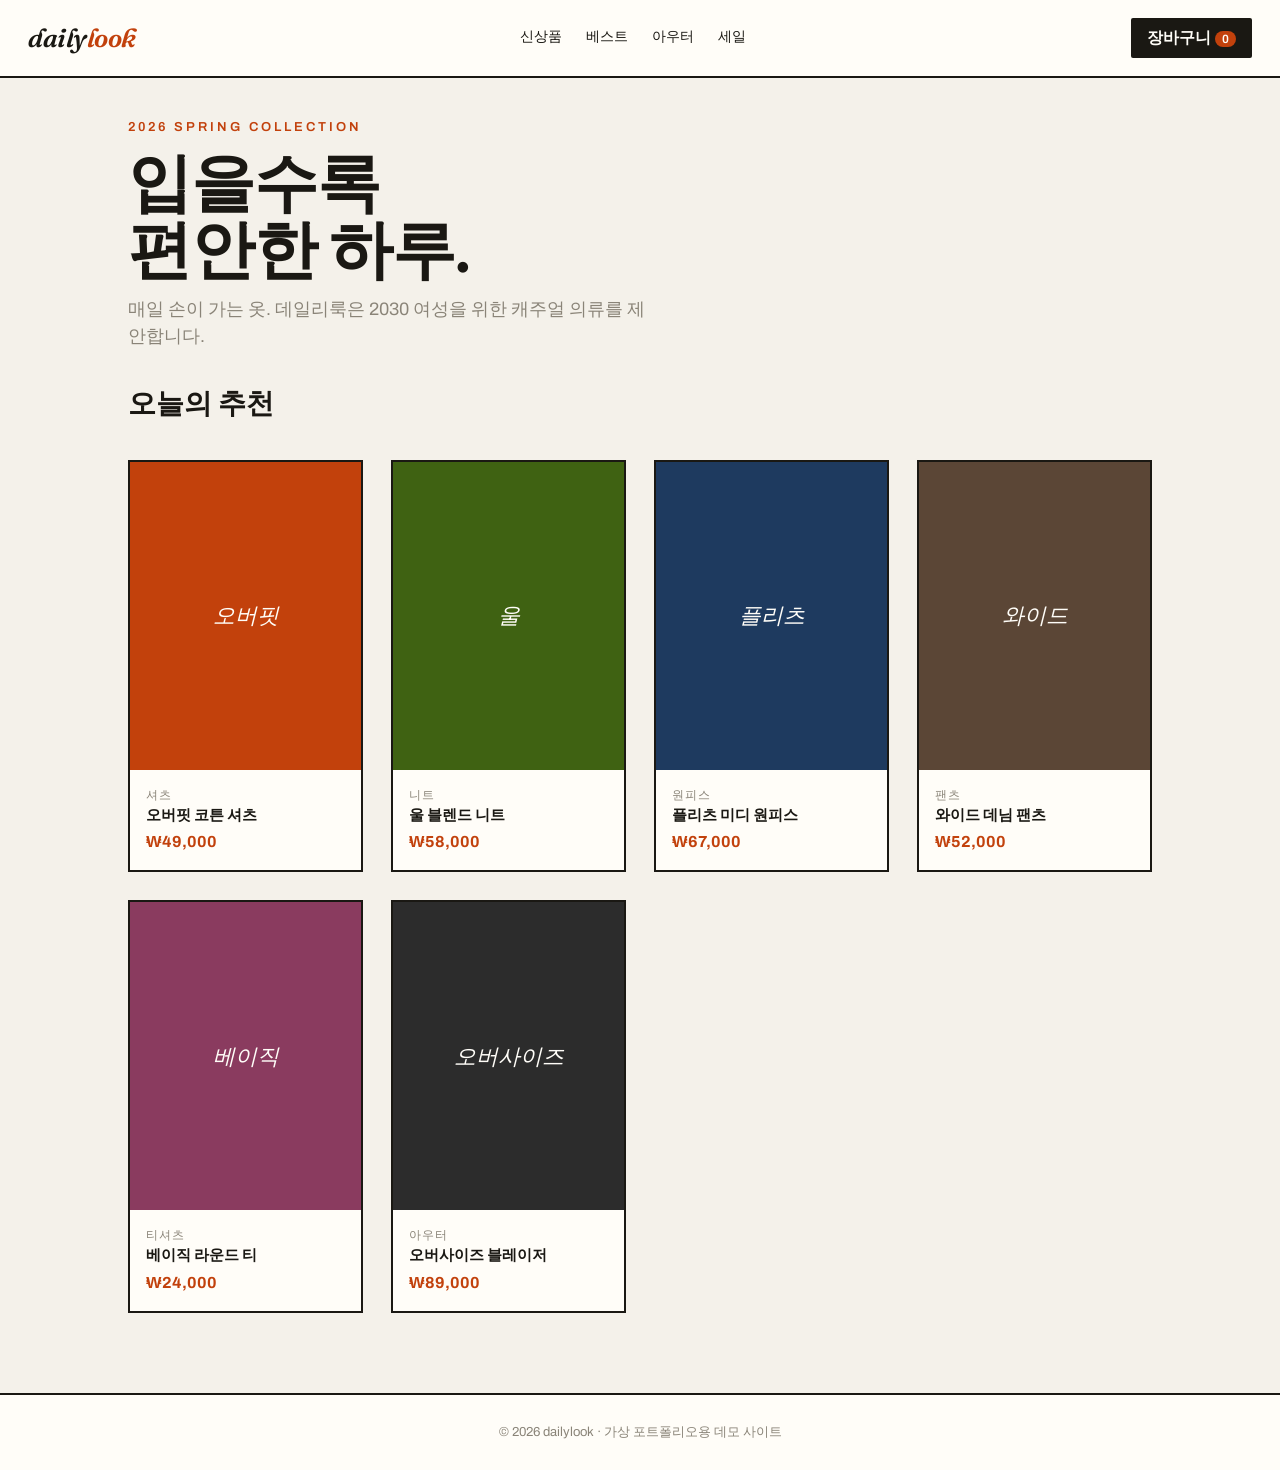
<file: index.html>
<!DOCTYPE html>
<html lang="ko">
<head>
<!-- Google Tag Manager -->
<script>(function(w,d,s,l,i){w[l]=w[l]||[];w[l].push({'gtm.start':
new Date().getTime(),event:'gtm.js'});var f=d.getElementsByTagName(s)[0],
j=d.createElement(s),dl=l!='dataLayer'?'&l='+l:'';j.async=true;j.src=
'https://www.googletagmanager.com/gtm.js?id='+i+dl;f.parentNode.insertBefore(j,f);
})(window,document,'script','dataLayer','GTM-PJQ29DRM');</script>
<!-- End Google Tag Manager -->
<meta charset="UTF-8">
<meta name="viewport" content="width=device-width, initial-scale=1.0">
<title>데일리룩 — 오늘의 무드</title>
<link rel="stylesheet" href="style.css">
</head>
<body>
<!-- Google Tag Manager (noscript) -->
<noscript><iframe src="https://www.googletagmanager.com/ns.html?id=GTM-PJQ29DRM"
height="0" width="0" style="display:none;visibility:hidden"></iframe></noscript>
<!-- End Google Tag Manager (noscript) -->
<header>
  <a href="index.html" class="logo">daily<span>look</span></a>
  <nav>
    <a href="index.html">신상품</a>
    <a href="index.html">베스트</a>
    <a href="index.html">아우터</a>
    <a href="index.html">세일</a>
  </nav>
  <a href="cart.html" class="cart-link">장바구니<span class="count">0</span></a>
</header>

<div class="wrap">
  <p class="eyebrow">2026 Spring Collection</p>
  <h1>입을수록<br>편안한 하루.</h1>
  <p class="lead">매일 손이 가는 옷. 데일리룩은 2030 여성을 위한 캐주얼 의류를 제안합니다.</p>

  <h2>오늘의 추천</h2>
  <div class="grid" id="productGrid"></div>
</div>

<footer>© 2026 dailylook · 가상 포트폴리오용 데모 사이트</footer>

<script src="app.js"></script>
<script>
  // 메인 화면 진입 추적 (page_view는 GA4 자동, 여기선 의미 있는 진입을 명시)
  track('view_item_list', { list_name: '오늘의 추천' });

  // 상품 카드 렌더링
  const grid = document.getElementById('productGrid');
  Object.values(PRODUCTS).forEach(p => {
    const a = document.createElement('a');
    a.href = 'product.html?id=' + p.id;
    a.className = 'card';
    a.setAttribute('data-product-id', p.id);
    a.innerHTML = `
      <div class="thumb" style="background:${p.color}">${p.name.split(' ')[0]}</div>
      <div class="body">
        <div class="cat">${p.cat}</div>
        <div class="name">${p.name}</div>
        <div class="price">${won(p.price)}</div>
      </div>`;
    // 상품 클릭 추적
    a.addEventListener('click', () => {
      track('select_item', { item_id: p.id, item_name: p.name, item_category: p.cat });
    });
    grid.appendChild(a);
  });
</script>
</body>
</html>
</file>
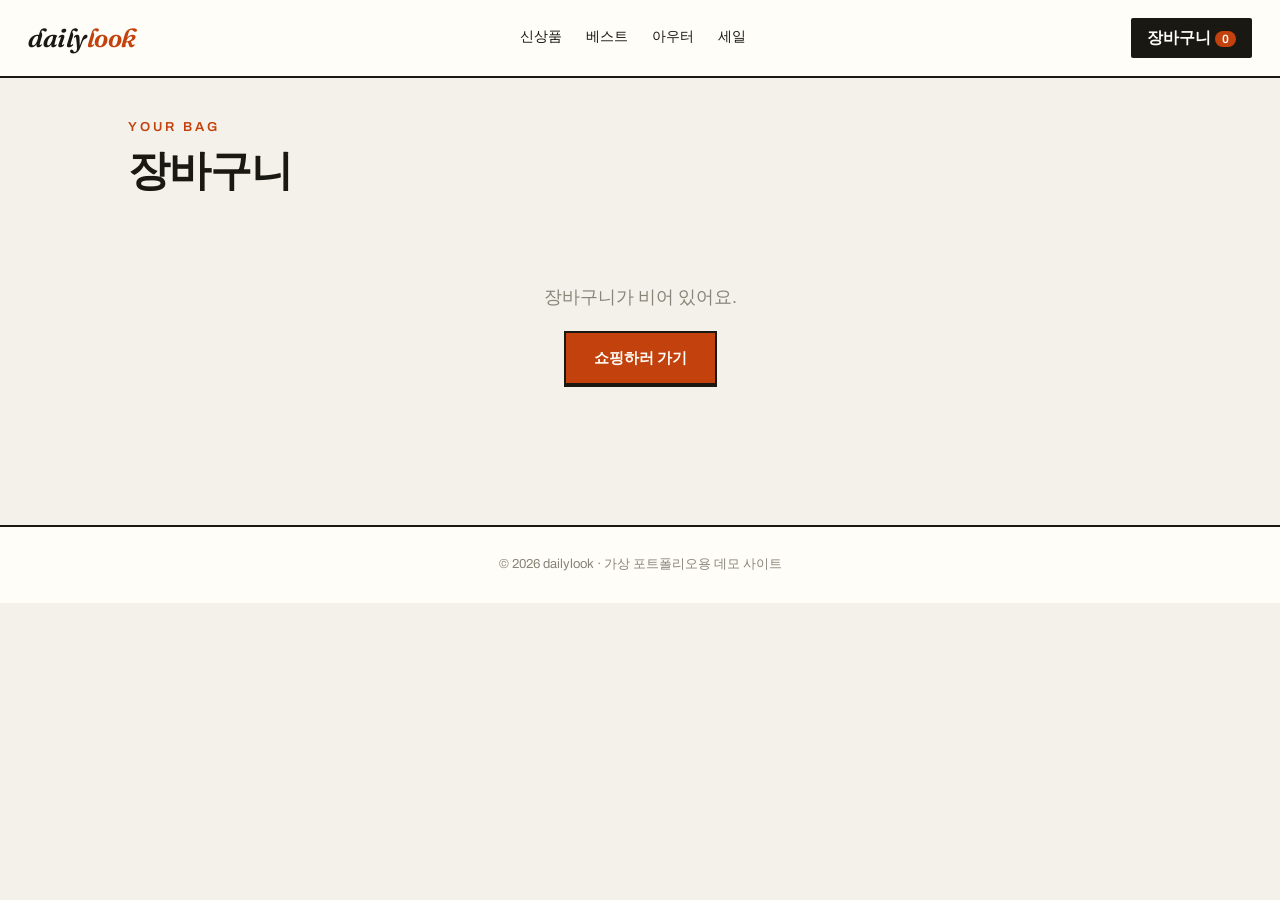
<file: cart.html>
<!DOCTYPE html>
<html lang="ko">
<head>
<!-- Google Tag Manager -->
<script>(function(w,d,s,l,i){w[l]=w[l]||[];w[l].push({'gtm.start':
new Date().getTime(),event:'gtm.js'});var f=d.getElementsByTagName(s)[0],
j=d.createElement(s),dl=l!='dataLayer'?'&l='+l:'';j.async=true;j.src=
'https://www.googletagmanager.com/gtm.js?id='+i+dl;f.parentNode.insertBefore(j,f);
})(window,document,'script','dataLayer','GTM-PJQ29DRM');</script>
<!-- End Google Tag Manager -->
<meta charset="UTF-8">
<meta name="viewport" content="width=device-width, initial-scale=1.0">
<title>장바구니 — 데일리룩</title>
<link rel="stylesheet" href="style.css">
</head>
<body>
<!-- Google Tag Manager (noscript) -->
<noscript><iframe src="https://www.googletagmanager.com/ns.html?id=GTM-PJQ29DRM"
height="0" width="0" style="display:none;visibility:hidden"></iframe></noscript>
<!-- End Google Tag Manager (noscript) -->
<header>
  <a href="index.html" class="logo">daily<span>look</span></a>
  <nav>
    <a href="index.html">신상품</a>
    <a href="index.html">베스트</a>
    <a href="index.html">아우터</a>
    <a href="index.html">세일</a>
  </nav>
  <a href="cart.html" class="cart-link">장바구니<span class="count">0</span></a>
</header>

<div class="wrap">
  <p class="eyebrow">Your Bag</p>
  <h1 style="font-size:42px">장바구니</h1>

  <div id="cartItems" style="margin-top:32px"></div>

  <div id="cartSummary"></div>

  <div id="emptyMsg" style="display:none; padding:60px 0; text-align:center; color:var(--muted)">
    <p style="font-size:18px; margin-bottom:20px">장바구니가 비어 있어요.</p>
    <a href="index.html" class="btn">쇼핑하러 가기</a>
  </div>
</div>

<footer>© 2026 dailylook · 가상 포트폴리오용 데모 사이트</footer>

<script src="app.js"></script>
<script>
  const cart = getCart();
  const itemsEl = document.getElementById('cartItems');
  const summaryEl = document.getElementById('cartSummary');
  const emptyEl = document.getElementById('emptyMsg');

  if (cart.length === 0) {
    emptyEl.style.display = 'block';
  } else {
    // 장바구니 화면 진입 추적
    track('view_cart', { value: cartTotal(), item_count: cartCount() });

    cart.forEach(item => {
      const p = PRODUCTS[item.id];
      const row = document.createElement('div');
      row.className = 'line-item';
      row.innerHTML = `
        <div class="mini" style="background:${p.color}">${item.name.split(' ')[0]}</div>
        <div class="info">
          <div class="ct">${item.cat}</div>
          <div class="nm">${item.name}</div>
          <div style="font-size:13px;color:var(--muted)">수량 ${item.qty}개</div>
        </div>
        <div class="amt">${won(item.price * item.qty)}</div>`;
      itemsEl.appendChild(row);
    });

    summaryEl.innerHTML = `
      <div class="summary">
        <div class="row"><span>상품 금액</span><span>${won(cartTotal())}</span></div>
        <div class="row"><span>배송비</span><span>무료</span></div>
        <div class="row total"><span>총 결제금액</span><span class="accent">${won(cartTotal())}</span></div>
        <button class="btn block" id="checkoutBtn" style="margin-top:20px">결제하기</button>
      </div>`;

    // ⭐ 핵심: 결제 시작 (퍼널 4단계 = begin_checkout)
    document.getElementById('checkoutBtn').addEventListener('click', () => {
      track('begin_checkout', { value: cartTotal(), item_count: cartCount() });
      location.href = 'checkout.html';
    });
  }
</script>
</body>
</html>
</file>
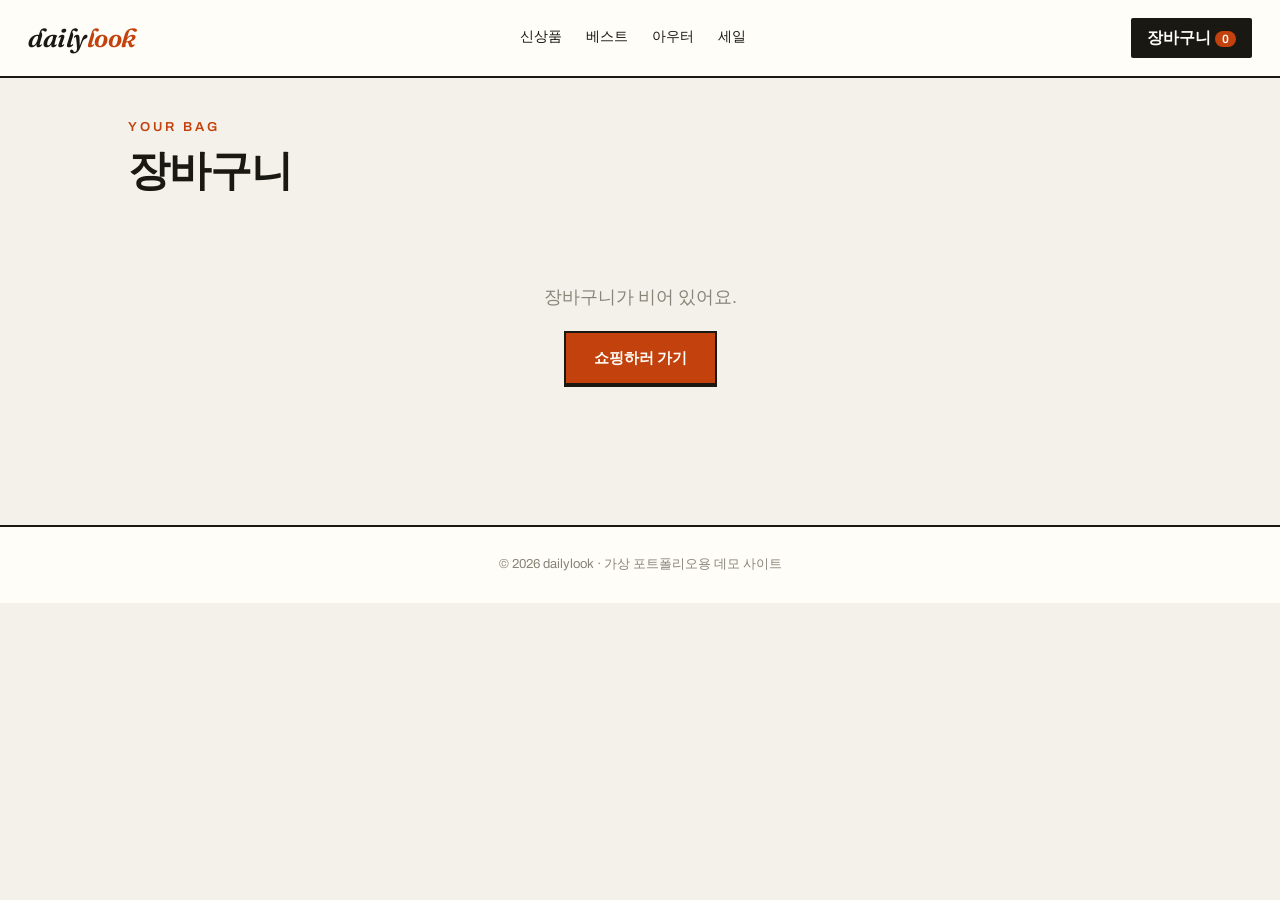
<file: checkout.html>
<!DOCTYPE html>
<html lang="ko">
<head>
<!-- Google Tag Manager -->
<script>(function(w,d,s,l,i){w[l]=w[l]||[];w[l].push({'gtm.start':
new Date().getTime(),event:'gtm.js'});var f=d.getElementsByTagName(s)[0],
j=d.createElement(s),dl=l!='dataLayer'?'&l='+l:'';j.async=true;j.src=
'https://www.googletagmanager.com/gtm.js?id='+i+dl;f.parentNode.insertBefore(j,f);
})(window,document,'script','dataLayer','GTM-PJQ29DRM');</script>
<!-- End Google Tag Manager -->
<meta charset="UTF-8">
<meta name="viewport" content="width=device-width, initial-scale=1.0">
<title>결제 — 데일리룩</title>
<link rel="stylesheet" href="style.css">
</head>
<body>
<!-- Google Tag Manager (noscript) -->
<noscript><iframe src="https://www.googletagmanager.com/ns.html?id=GTM-PJQ29DRM"
height="0" width="0" style="display:none;visibility:hidden"></iframe></noscript>
<!-- End Google Tag Manager (noscript) -->
<header>
  <a href="index.html" class="logo">daily<span>look</span></a>
  <nav>
    <a href="index.html">신상품</a>
    <a href="index.html">베스트</a>
    <a href="index.html">아우터</a>
    <a href="index.html">세일</a>
  </nav>
  <a href="cart.html" class="cart-link">장바구니<span class="count">0</span></a>
</header>

<div class="wrap">
  <p class="eyebrow">Checkout</p>
  <h1 style="font-size:42px">결제하기</h1>

  <div class="checkout-grid" style="margin-top:32px">
    <div>
      <h2>배송 정보</h2>
      <div class="field"><label>받는 분</label><input id="name" type="text" placeholder="홍길동"></div>
      <div class="field"><label>연락처</label><input id="phone" type="text" placeholder="010-0000-0000"></div>
      <div class="field"><label>주소</label><input id="addr" type="text" placeholder="배송받을 주소"></div>
      <h2 style="margin-top:36px">결제 수단</h2>
      <div class="field"><label>카드 번호</label><input id="card" type="text" placeholder="0000 - 0000 - 0000 - 0000"></div>
    </div>

    <div>
      <div class="summary" style="margin-top:0">
        <h2 style="font-size:20px">주문 요약</h2>
        <div id="orderLines"></div>
        <div class="row total"><span>총 결제금액</span><span class="accent" id="grandTotal">₩0</span></div>
        <button class="btn block dark" id="payBtn" style="margin-top:20px">결제 완료하기</button>
        <p style="font-size:12px;color:var(--muted);text-align:center;margin-top:12px">* 가상 데모입니다. 실제 결제되지 않아요.</p>
      </div>
    </div>
  </div>
</div>

<footer>© 2026 dailylook · 가상 포트폴리오용 데모 사이트</footer>

<script src="app.js"></script>
<script>
  const cart = getCart();
  if (cart.length === 0) { location.href = 'cart.html'; }

  const linesEl = document.getElementById('orderLines');
  cart.forEach(item => {
    const row = document.createElement('div');
    row.className = 'row';
    row.innerHTML = `<span>${item.name} × ${item.qty}</span><span>${won(item.price * item.qty)}</span>`;
    linesEl.appendChild(row);
  });
  document.getElementById('grandTotal').textContent = won(cartTotal());

  // ⭐ 핵심: 구매 완료 (퍼널 5단계 = purchase)
  document.getElementById('payBtn').addEventListener('click', () => {
    const orderId = 'DL' + Date.now().toString().slice(-8);
    track('purchase', {
      transaction_id: orderId,
      value: cartTotal(),
      item_count: cartCount(),
      items: cart.map(i => ({ item_id: i.id, item_name: i.name, quantity: i.qty, price: i.price }))
    });
    sessionStorage.setItem('lastOrder', JSON.stringify({ orderId, total: cartTotal() }));
    sessionStorage.removeItem('cart');
    // purchase 이벤트가 GTM/GA4로 전송될 시간을 준 뒤 페이지 이동 (0.6초)
    setTimeout(function() { location.href = 'complete.html'; }, 600);
  });
</script>
</body>
</html>
</file>
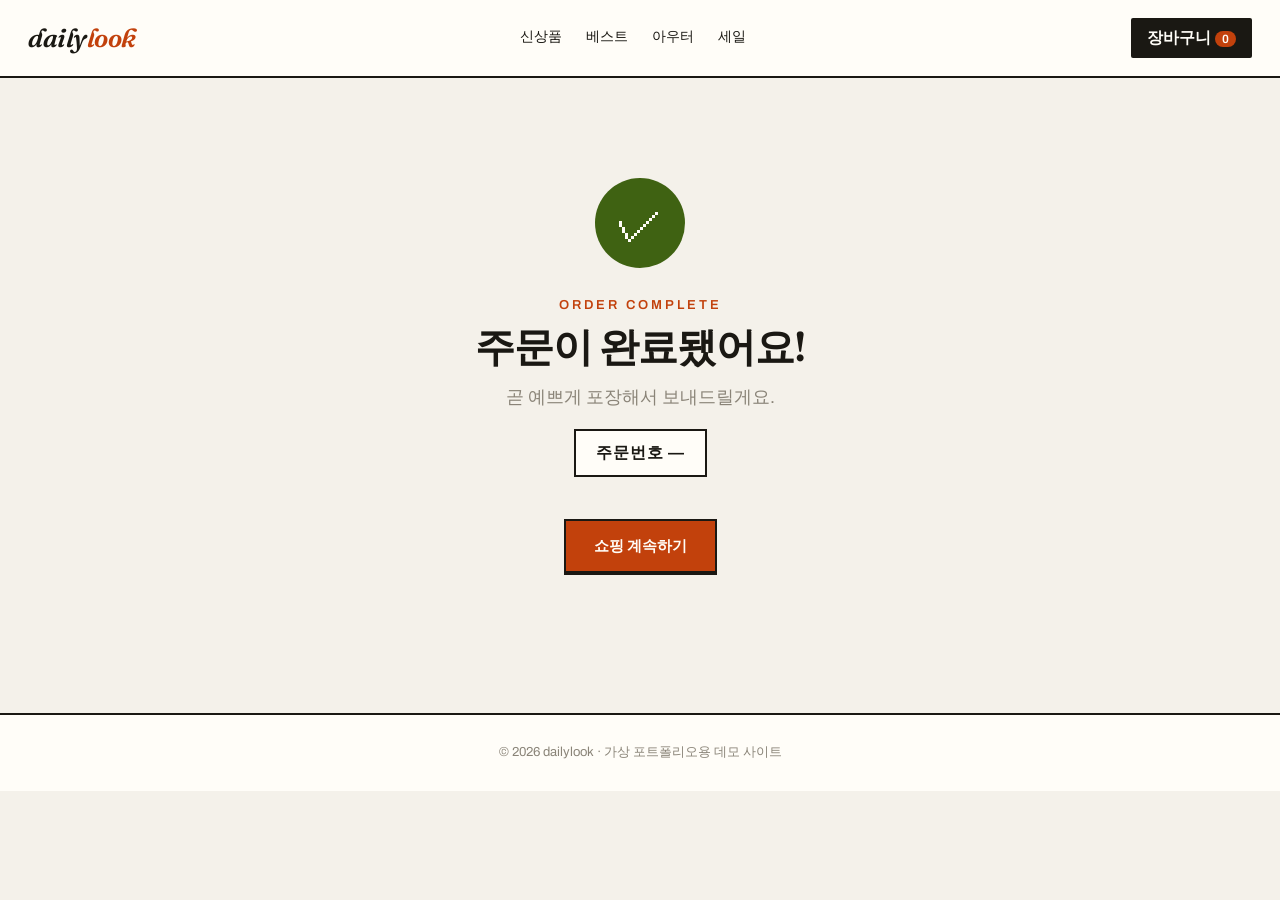
<file: complete.html>
<!DOCTYPE html>
<html lang="ko">
<head>
<!-- Google Tag Manager -->
<script>(function(w,d,s,l,i){w[l]=w[l]||[];w[l].push({'gtm.start':
new Date().getTime(),event:'gtm.js'});var f=d.getElementsByTagName(s)[0],
j=d.createElement(s),dl=l!='dataLayer'?'&l='+l:'';j.async=true;j.src=
'https://www.googletagmanager.com/gtm.js?id='+i+dl;f.parentNode.insertBefore(j,f);
})(window,document,'script','dataLayer','GTM-PJQ29DRM');</script>
<!-- End Google Tag Manager -->
<meta charset="UTF-8">
<meta name="viewport" content="width=device-width, initial-scale=1.0">
<title>주문 완료 — 데일리룩</title>
<link rel="stylesheet" href="style.css">
</head>
<body>
<!-- Google Tag Manager (noscript) -->
<noscript><iframe src="https://www.googletagmanager.com/ns.html?id=GTM-PJQ29DRM"
height="0" width="0" style="display:none;visibility:hidden"></iframe></noscript>
<!-- End Google Tag Manager (noscript) -->
<header>
  <a href="index.html" class="logo">daily<span>look</span></a>
  <nav>
    <a href="index.html">신상품</a>
    <a href="index.html">베스트</a>
    <a href="index.html">아우터</a>
    <a href="index.html">세일</a>
  </nav>
  <a href="cart.html" class="cart-link">장바구니<span class="count">0</span></a>
</header>

<div class="wrap">
  <div class="done">
    <div class="check">✓</div>
    <p class="eyebrow" style="text-align:center">Order Complete</p>
    <h1 style="font-size:40px">주문이 완료됐어요!</h1>
    <p class="lead" style="margin:16px auto 0">곧 예쁘게 포장해서 보내드릴게요.</p>
    <div class="order-no" id="orderNo">주문번호 —</div>
    <div style="margin-top:24px">
      <a href="index.html" class="btn">쇼핑 계속하기</a>
    </div>
  </div>
</div>

<footer>© 2026 dailylook · 가상 포트폴리오용 데모 사이트</footer>

<script src="app.js"></script>
<script>
  const order = JSON.parse(sessionStorage.getItem('lastOrder') || '{}');
  if (order.orderId) {
    document.getElementById('orderNo').textContent = '주문번호 ' + order.orderId;
  }
  updateCartCount();
</script>
</body>
</html>
</file>
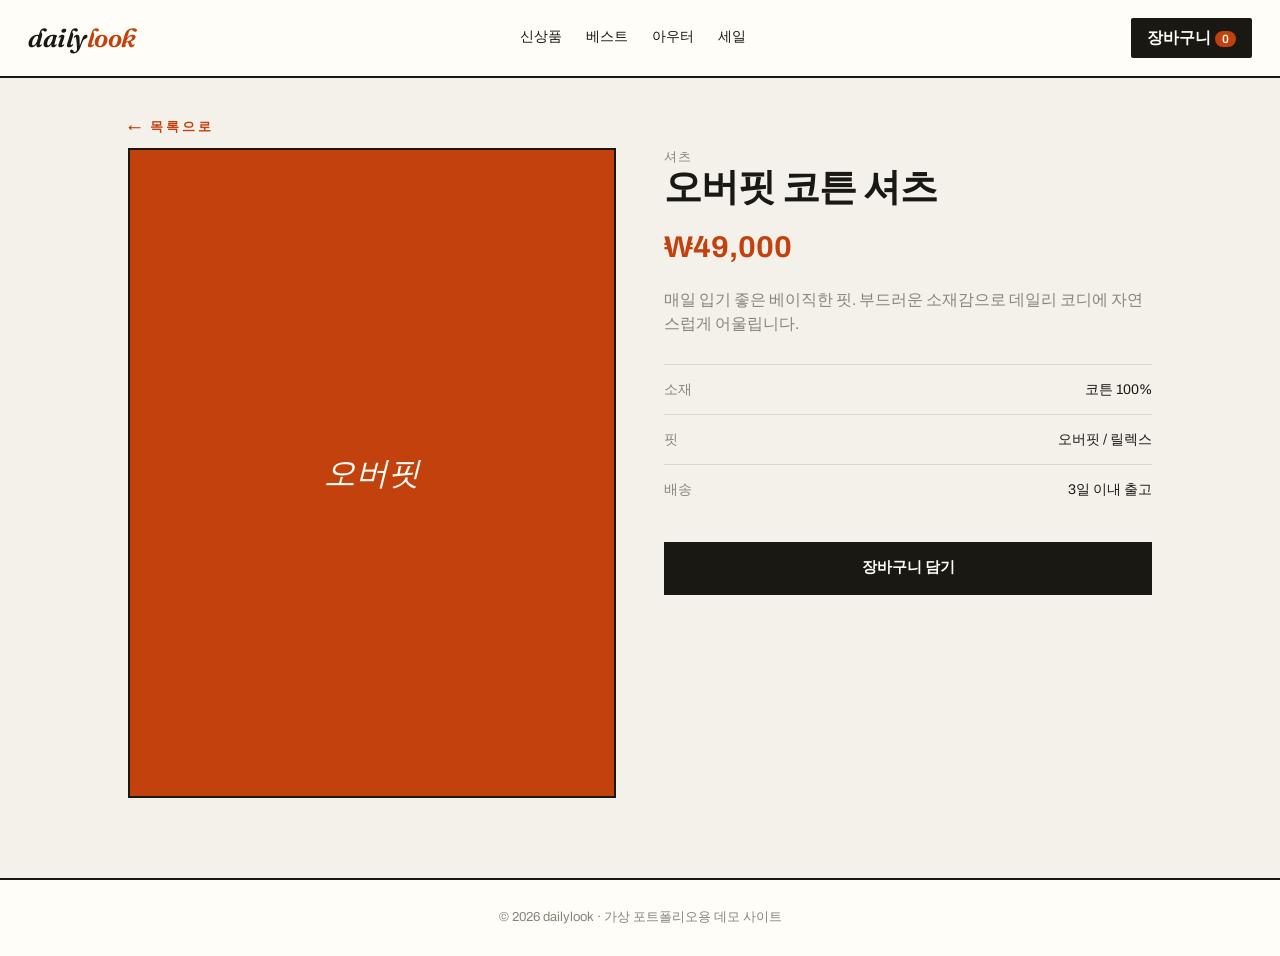
<file: product.html>
<!DOCTYPE html>
<html lang="ko">
<head>
<!-- Google Tag Manager -->
<script>(function(w,d,s,l,i){w[l]=w[l]||[];w[l].push({'gtm.start':
new Date().getTime(),event:'gtm.js'});var f=d.getElementsByTagName(s)[0],
j=d.createElement(s),dl=l!='dataLayer'?'&l='+l:'';j.async=true;j.src=
'https://www.googletagmanager.com/gtm.js?id='+i+dl;f.parentNode.insertBefore(j,f);
})(window,document,'script','dataLayer','GTM-PJQ29DRM');</script>
<!-- End Google Tag Manager -->
<meta charset="UTF-8">
<meta name="viewport" content="width=device-width, initial-scale=1.0">
<title>상품 상세 — 데일리룩</title>
<link rel="stylesheet" href="style.css">
</head>
<body>
<!-- Google Tag Manager (noscript) -->
<noscript><iframe src="https://www.googletagmanager.com/ns.html?id=GTM-PJQ29DRM"
height="0" width="0" style="display:none;visibility:hidden"></iframe></noscript>
<!-- End Google Tag Manager (noscript) -->
<header>
  <a href="index.html" class="logo">daily<span>look</span></a>
  <nav>
    <a href="index.html">신상품</a>
    <a href="index.html">베스트</a>
    <a href="index.html">아우터</a>
    <a href="index.html">세일</a>
  </nav>
  <a href="cart.html" class="cart-link">장바구니<span class="count">0</span></a>
</header>

<div class="wrap">
  <p class="eyebrow"><a href="index.html">← 목록으로</a></p>
  <div class="detail">
    <div class="photo" id="photo">daily look</div>
    <div>
      <div class="cat" id="cat" style="color:var(--muted);font-size:13px;letter-spacing:1px;text-transform:uppercase"></div>
      <h1 id="name" style="font-size:38px"></h1>
      <div class="price-tag" id="price"></div>
      <p class="desc">매일 입기 좋은 베이직한 핏. 부드러운 소재감으로 데일리 코디에 자연스럽게 어울립니다.</p>
      <div class="spec"><span>소재</span><span>코튼 100%</span></div>
      <div class="spec"><span>핏</span><span>오버핏 / 릴렉스</span></div>
      <div class="spec"><span>배송</span><span>3일 이내 출고</span></div>
      <button class="btn block dark" id="addToCartBtn" style="margin-top:28px">장바구니 담기</button>
    </div>
  </div>
</div>

<footer>© 2026 dailylook · 가상 포트폴리오용 데모 사이트</footer>

<script src="app.js"></script>
<script>
  const params = new URLSearchParams(location.search);
  const id = params.get('id') || 'p01';
  const p = PRODUCTS[id] || PRODUCTS.p01;

  document.getElementById('photo').style.background = p.color;
  document.getElementById('photo').textContent = p.name.split(' ')[0];
  document.getElementById('cat').textContent = p.cat;
  document.getElementById('name').textContent = p.name;
  document.getElementById('price').textContent = won(p.price);
  document.title = p.name + ' — 데일리룩';

  // 상품 상세 조회 추적 (퍼널 2단계)
  track('view_item', { item_id: p.id, item_name: p.name, item_category: p.cat, value: p.price });

  // ⭐ 핵심: 장바구니 담기 (퍼널 3단계 = add_to_cart)
  const btn = document.getElementById('addToCartBtn');
  btn.setAttribute('data-product-id', p.id);
  btn.addEventListener('click', () => {
    addToCart(p.id);
    track('add_to_cart', { item_id: p.id, item_name: p.name, item_category: p.cat, value: p.price, quantity: 1 });
    toast('장바구니에 담았어요!');
  });
</script>
</body>
</html>
</file>
<file: style.css>
/* ===== 데일리룩 공통 스타일 ===== */
@import url('https://fonts.googleapis.com/css2?family=Fraunces:ital,opsz,wght@0,9..144,400;0,9..144,600;1,9..144,400&family=Archivo:wght@400;500;600;700&display=swap');

:root {
  --bg: #f4f1ea;
  --ink: #1a1813;
  --paper: #fffdf8;
  --accent: #c2410c;     /* 테라코타 */
  --accent-soft: #f0d9cb;
  --muted: #8a8478;
  --line: #ddd6c8;
  --ok: #3f6212;
  --shadow: 0 2px 0 var(--ink);
}

* { margin: 0; padding: 0; box-sizing: border-box; }

body {
  font-family: 'Archivo', sans-serif;
  background: var(--bg);
  color: var(--ink);
  line-height: 1.5;
  -webkit-font-smoothing: antialiased;
}

a { color: inherit; text-decoration: none; }

/* ===== 헤더 ===== */
header {
  position: sticky;
  top: 0;
  z-index: 100;
  background: var(--paper);
  border-bottom: 2px solid var(--ink);
  display: flex;
  align-items: center;
  justify-content: space-between;
  padding: 18px 28px;
}

.logo {
  font-family: 'Fraunces', serif;
  font-size: 26px;
  font-weight: 600;
  letter-spacing: -0.5px;
  font-style: italic;
}
.logo span { color: var(--accent); }

nav { display: flex; gap: 24px; font-size: 14px; font-weight: 500; }
nav a { padding-bottom: 2px; border-bottom: 2px solid transparent; transition: border-color .2s; }
nav a:hover { border-color: var(--accent); }

.cart-link {
  background: var(--ink);
  color: var(--paper);
  padding: 8px 16px;
  border-radius: 2px;
  font-weight: 600;
}
.cart-link .count {
  background: var(--accent);
  border-radius: 999px;
  padding: 1px 7px;
  margin-left: 4px;
  font-size: 12px;
}

/* ===== 레이아웃 ===== */
.wrap { max-width: 1080px; margin: 0 auto; padding: 40px 28px 80px; }

.eyebrow {
  font-size: 13px;
  letter-spacing: 3px;
  text-transform: uppercase;
  color: var(--accent);
  font-weight: 600;
  margin-bottom: 10px;
}

h1 {
  font-family: 'Fraunces', serif;
  font-size: clamp(36px, 6vw, 64px);
  font-weight: 600;
  line-height: 1.05;
  letter-spacing: -1px;
  margin-bottom: 14px;
}

h2 {
  font-family: 'Fraunces', serif;
  font-size: 28px;
  font-weight: 600;
  margin-bottom: 24px;
}

.lead { font-size: 18px; color: var(--muted); max-width: 520px; margin-bottom: 32px; }

/* ===== 버튼 ===== */
.btn {
  display: inline-block;
  background: var(--accent);
  color: var(--paper);
  border: 2px solid var(--ink);
  padding: 14px 28px;
  font-family: 'Archivo', sans-serif;
  font-size: 15px;
  font-weight: 700;
  cursor: pointer;
  box-shadow: var(--shadow);
  transition: transform .1s, box-shadow .1s;
}
.btn:hover { transform: translate(-2px, -2px); box-shadow: 4px 4px 0 var(--ink); }
.btn:active { transform: translate(0, 0); box-shadow: 0 0 0 var(--ink); }
.btn.dark { background: var(--ink); }
.btn.block { display: block; width: 100%; text-align: center; }

/* ===== 상품 그리드 ===== */
.grid {
  display: grid;
  grid-template-columns: repeat(auto-fill, minmax(230px, 1fr));
  gap: 28px;
  margin-top: 36px;
}

.card {
  background: var(--paper);
  border: 2px solid var(--ink);
  overflow: hidden;
  transition: transform .15s;
}
.card:hover { transform: translateY(-4px); }

.card .thumb {
  aspect-ratio: 3/4;
  display: flex;
  align-items: center;
  justify-content: center;
  font-family: 'Fraunces', serif;
  font-style: italic;
  font-size: 22px;
  color: var(--paper);
  position: relative;
}
.card .body { padding: 16px; }
.card .name { font-weight: 600; font-size: 15px; margin-bottom: 4px; }
.card .price { color: var(--accent); font-weight: 700; }
.card .cat { font-size: 12px; color: var(--muted); text-transform: uppercase; letter-spacing: 1px; }

/* ===== 상품 상세 ===== */
.detail { display: grid; grid-template-columns: 1fr 1fr; gap: 48px; align-items: start; }
.detail .photo {
  aspect-ratio: 3/4;
  border: 2px solid var(--ink);
  display: flex; align-items: center; justify-content: center;
  font-family: 'Fraunces', serif; font-style: italic; font-size: 32px; color: var(--paper);
}
.detail .price-tag { font-size: 30px; font-weight: 700; color: var(--accent); margin: 18px 0; }
.detail .desc { color: var(--muted); margin-bottom: 28px; }
.spec { border-top: 1px solid var(--line); padding: 14px 0; display: flex; justify-content: space-between; font-size: 14px; }
.spec span:first-child { color: var(--muted); }

/* ===== 장바구니 / 결제 테이블 ===== */
.line-item {
  display: flex; align-items: center; gap: 18px;
  background: var(--paper); border: 2px solid var(--ink); padding: 16px; margin-bottom: 14px;
}
.line-item .mini {
  width: 70px; height: 90px; flex-shrink: 0;
  display: flex; align-items: center; justify-content: center;
  font-family: 'Fraunces', serif; font-style: italic; color: var(--paper); font-size: 13px;
}
.line-item .info { flex: 1; }
.line-item .info .nm { font-weight: 600; }
.line-item .info .ct { font-size: 12px; color: var(--muted); text-transform: uppercase; letter-spacing: 1px; }
.line-item .amt { font-weight: 700; color: var(--accent); }

.summary {
  background: var(--paper); border: 2px solid var(--ink); padding: 24px; margin-top: 28px;
}
.summary .row { display: flex; justify-content: space-between; padding: 8px 0; }
.summary .total { border-top: 2px solid var(--ink); margin-top: 12px; padding-top: 16px; font-size: 20px; font-weight: 700; }
.summary .total .accent { color: var(--accent); }

/* ===== 결제 폼 ===== */
.field { margin-bottom: 18px; }
.field label { display: block; font-size: 13px; font-weight: 600; margin-bottom: 6px; }
.field input {
  width: 100%; padding: 12px 14px; border: 2px solid var(--ink);
  font-family: 'Archivo', sans-serif; font-size: 15px; background: var(--paper);
}
.field input:focus { outline: none; border-color: var(--accent); }
.checkout-grid { display: grid; grid-template-columns: 1.3fr 1fr; gap: 40px; align-items: start; }

/* ===== 완료 ===== */
.done { text-align: center; padding: 60px 20px; }
.done .check {
  width: 90px; height: 90px; border-radius: 50%;
  background: var(--ok); color: var(--paper);
  display: flex; align-items: center; justify-content: center;
  font-size: 48px; margin: 0 auto 28px;
}
.done .order-no {
  display: inline-block; background: var(--paper); border: 2px solid var(--ink);
  padding: 10px 20px; font-weight: 700; margin: 18px 0; letter-spacing: 1px;
}

/* ===== 푸터 ===== */
footer {
  border-top: 2px solid var(--ink); padding: 28px; text-align: center;
  font-size: 13px; color: var(--muted); background: var(--paper);
}

/* ===== 알림 토스트 ===== */
.toast {
  position: fixed; bottom: 28px; left: 50%; transform: translateX(-50%) translateY(120px);
  background: var(--ink); color: var(--paper); padding: 14px 28px; font-weight: 600;
  box-shadow: 4px 4px 0 var(--accent); transition: transform .3s; z-index: 200;
}
.toast.show { transform: translateX(-50%) translateY(0); }

@media (max-width: 720px) {
  .detail, .checkout-grid { grid-template-columns: 1fr; }
  nav { gap: 14px; font-size: 13px; }
}
</file>
